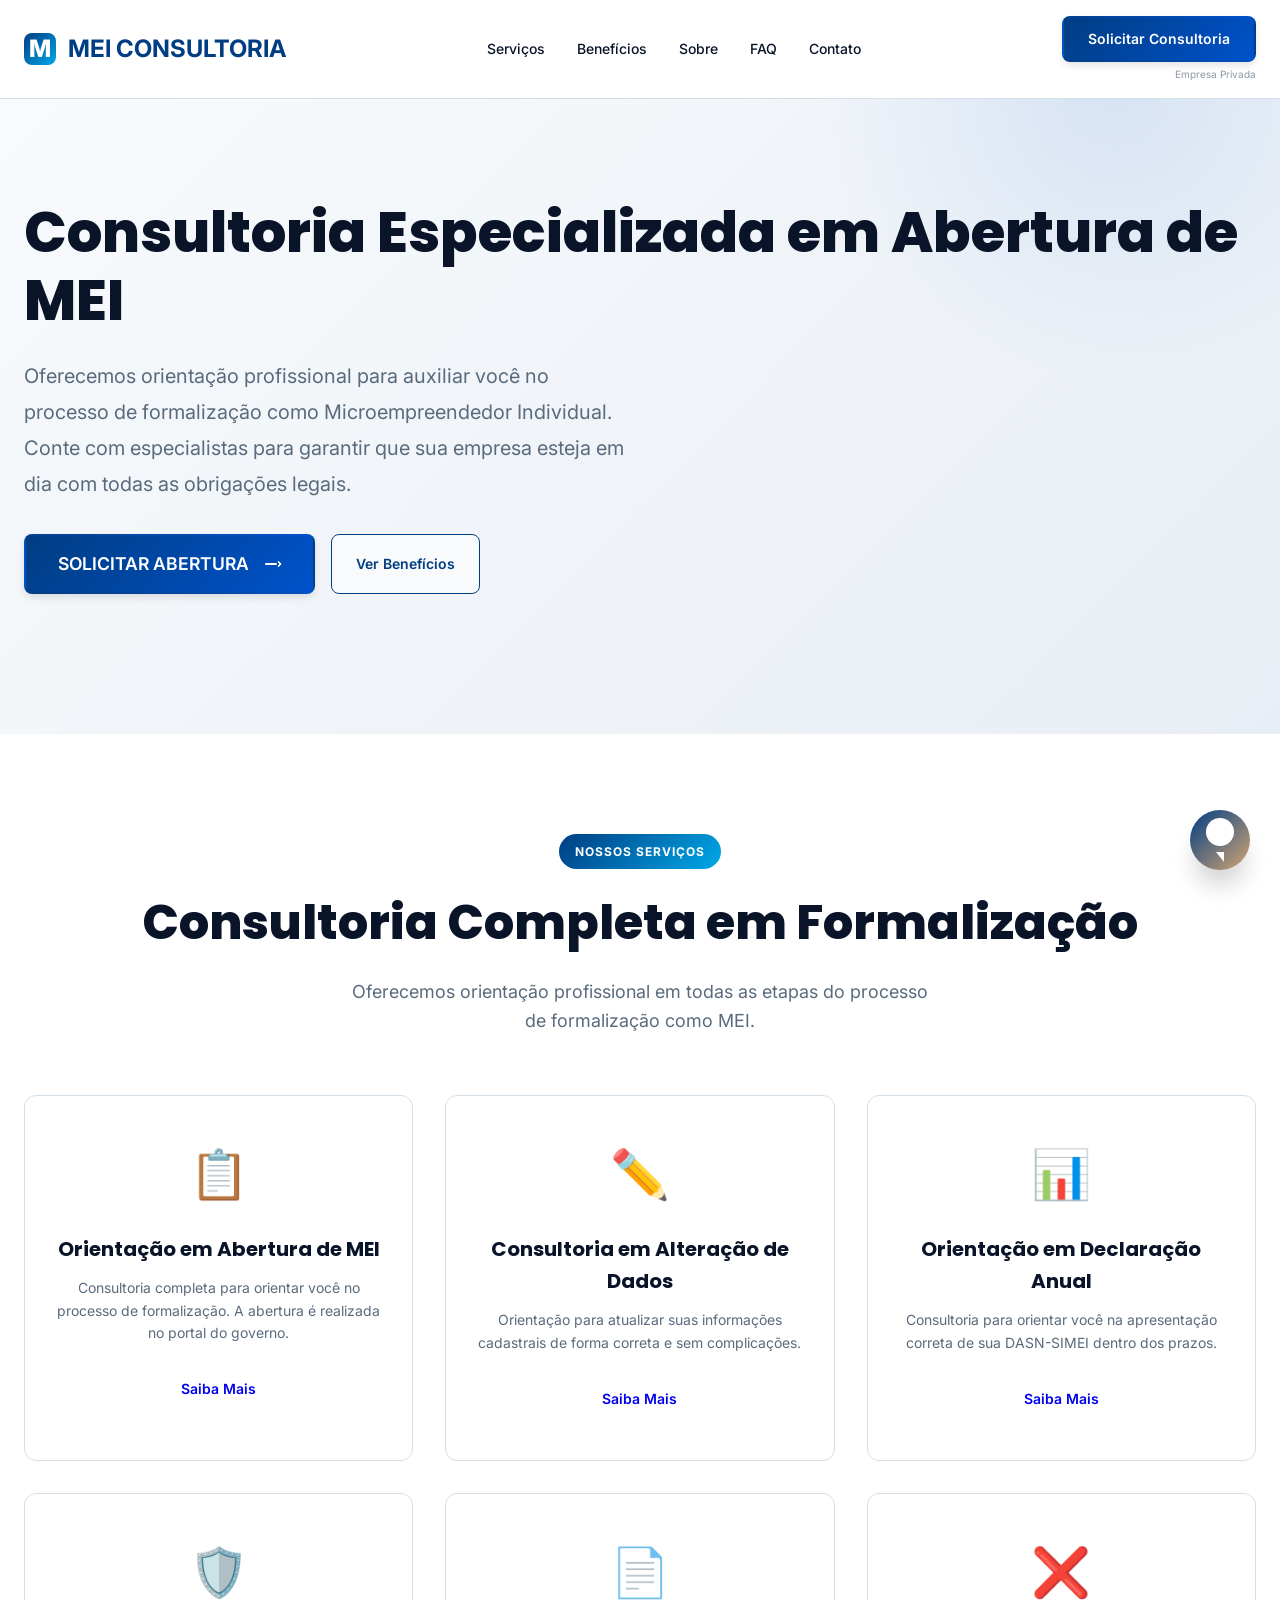
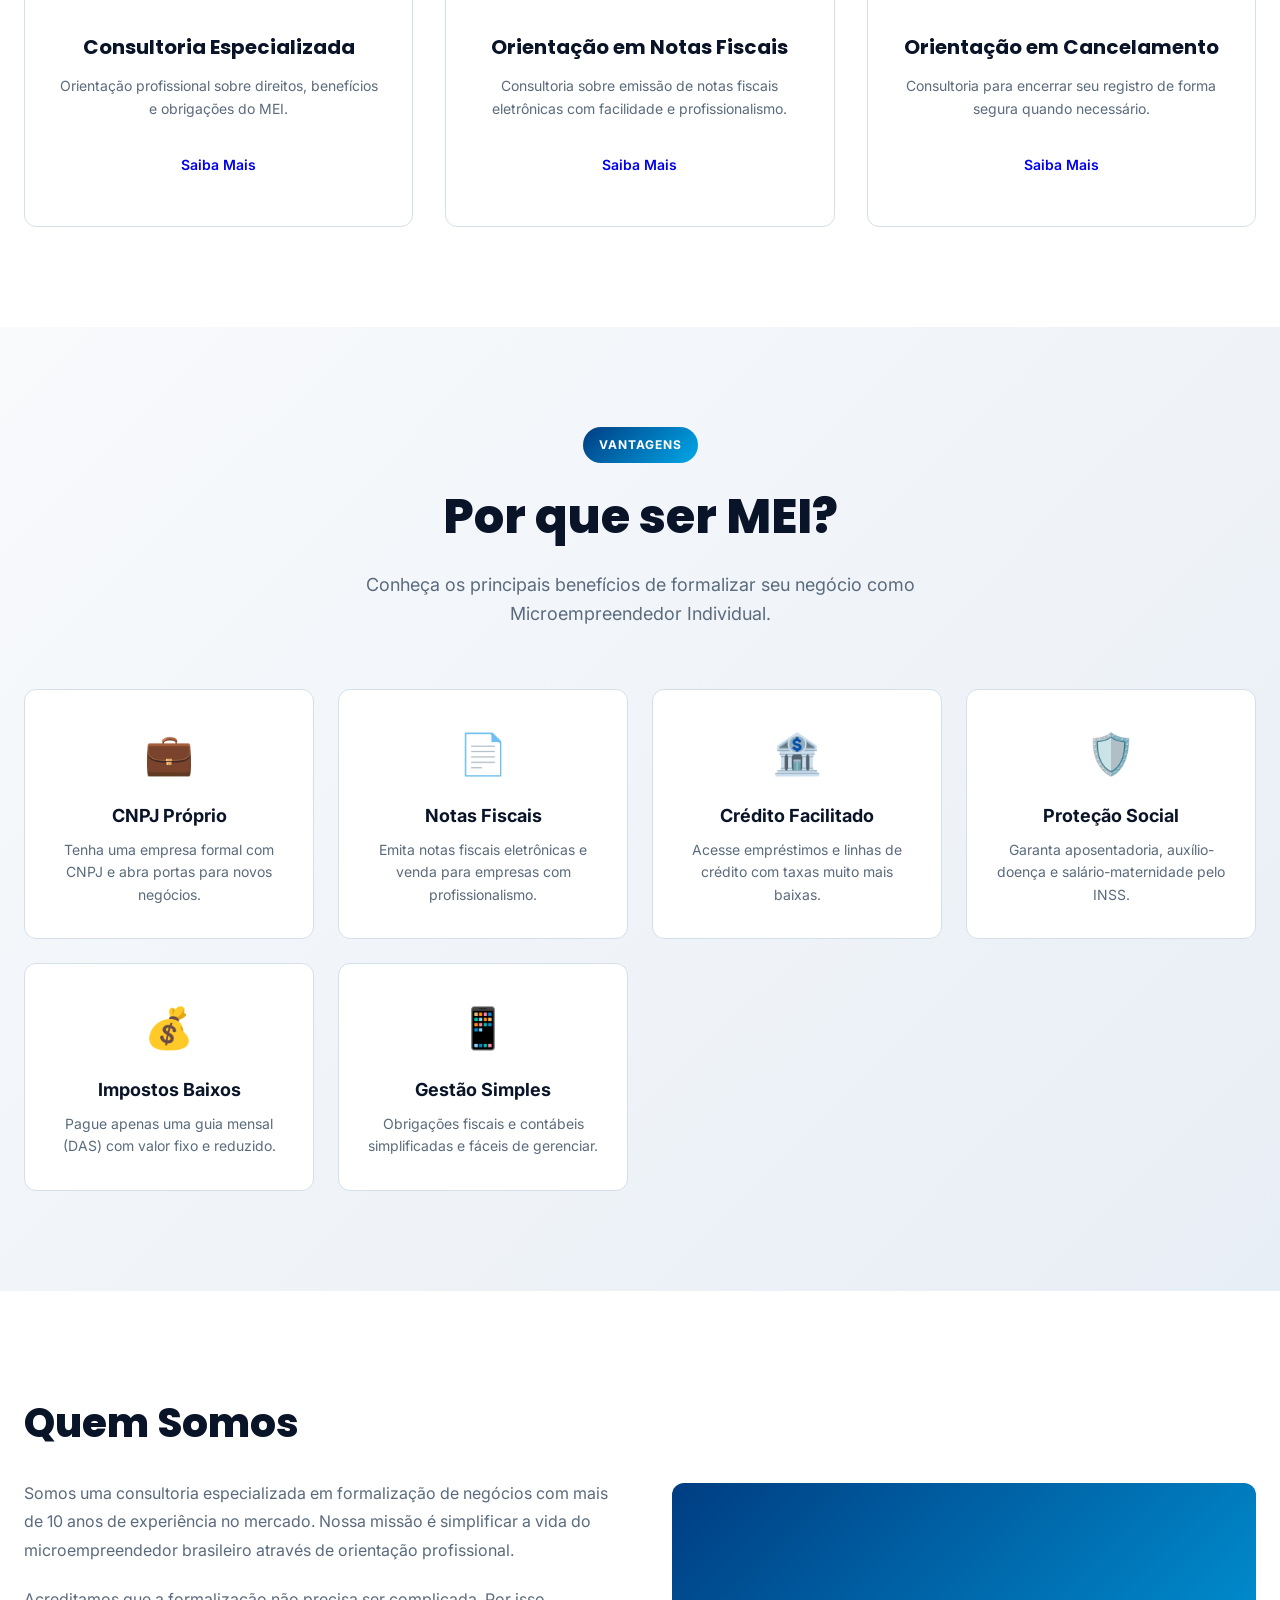
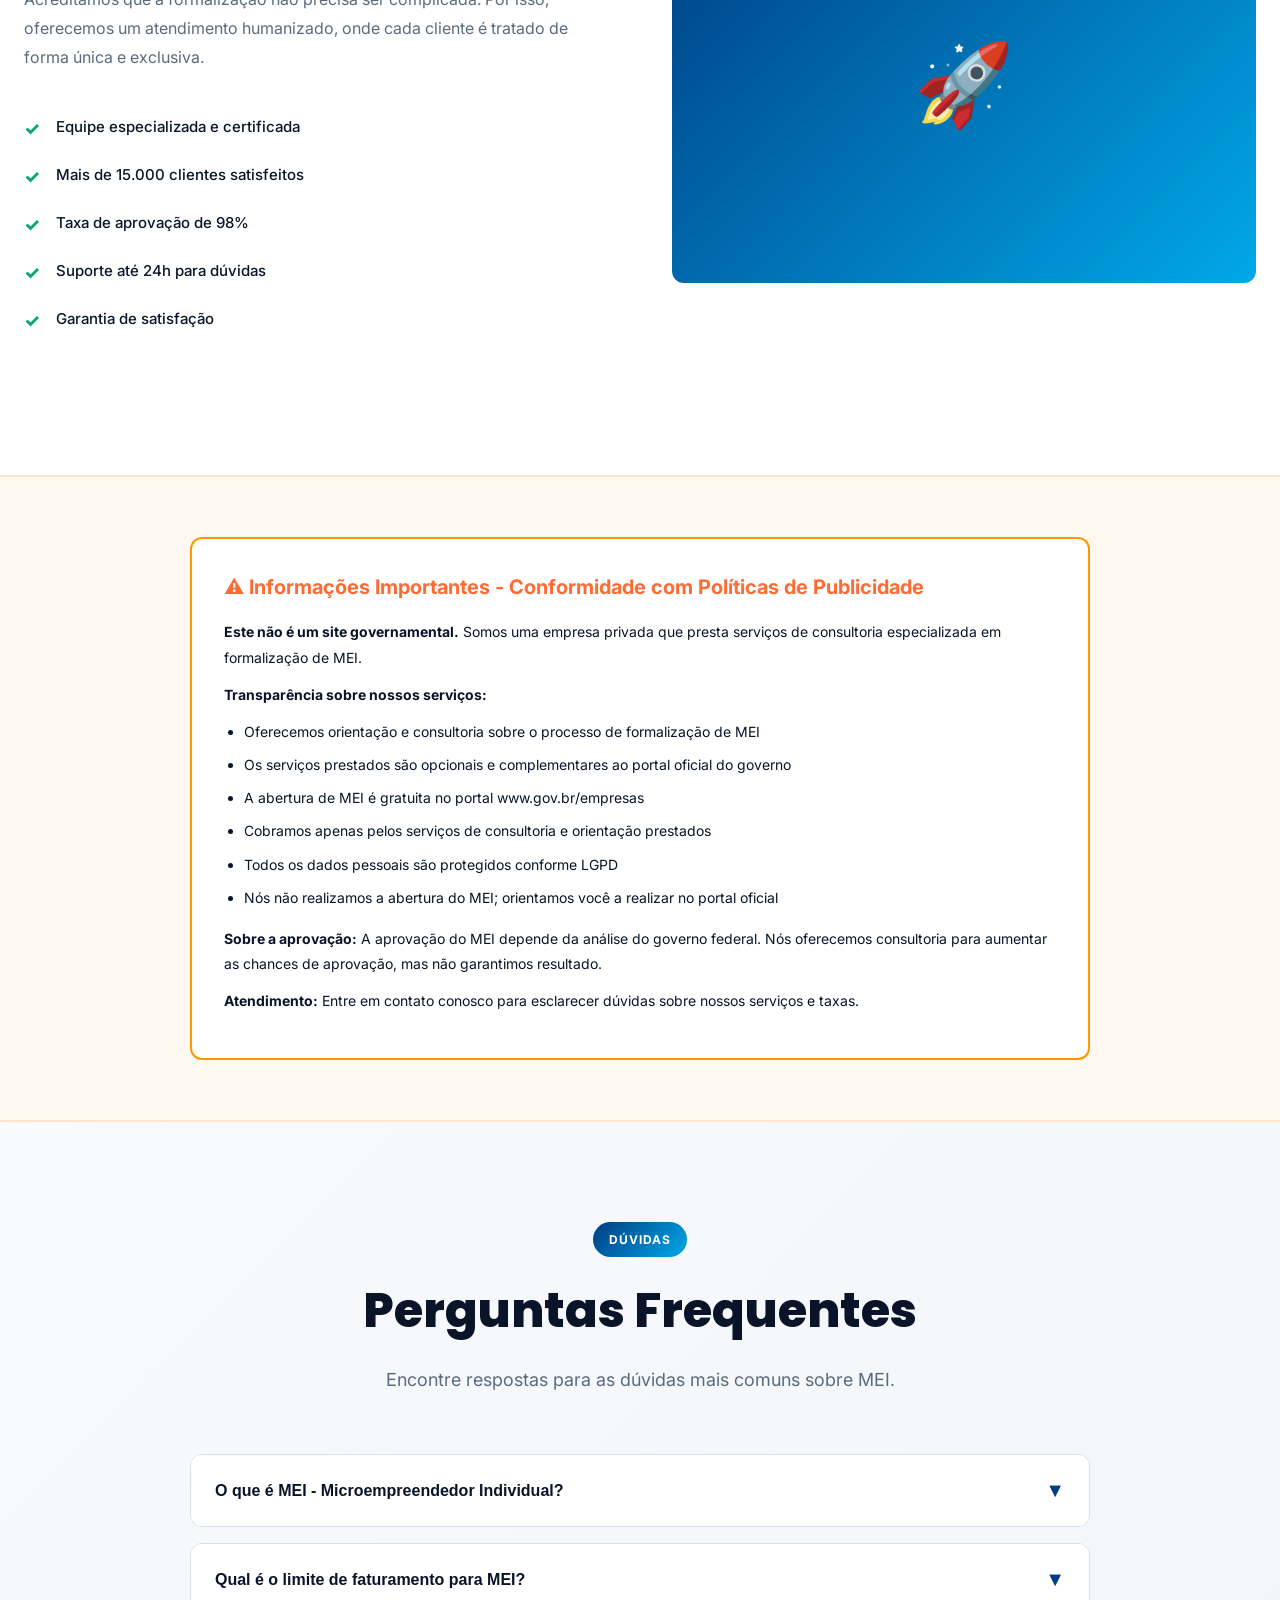
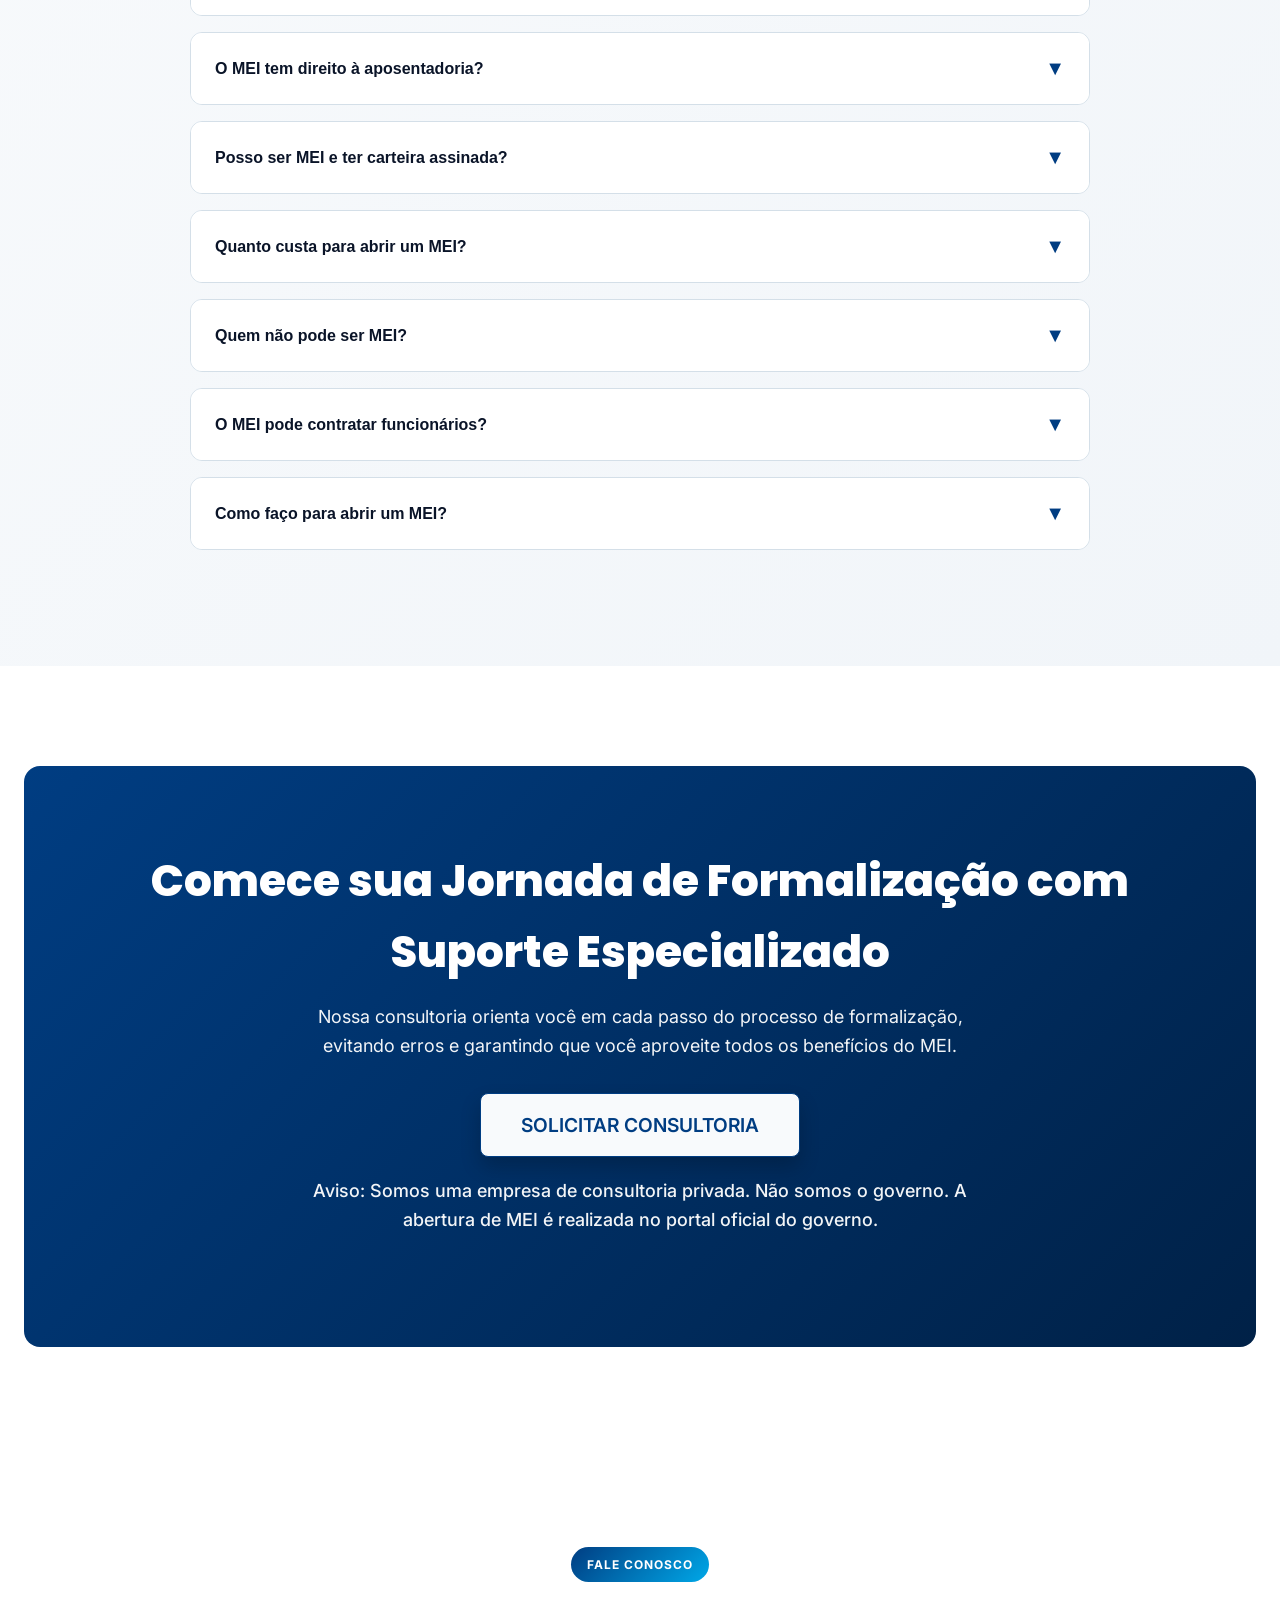
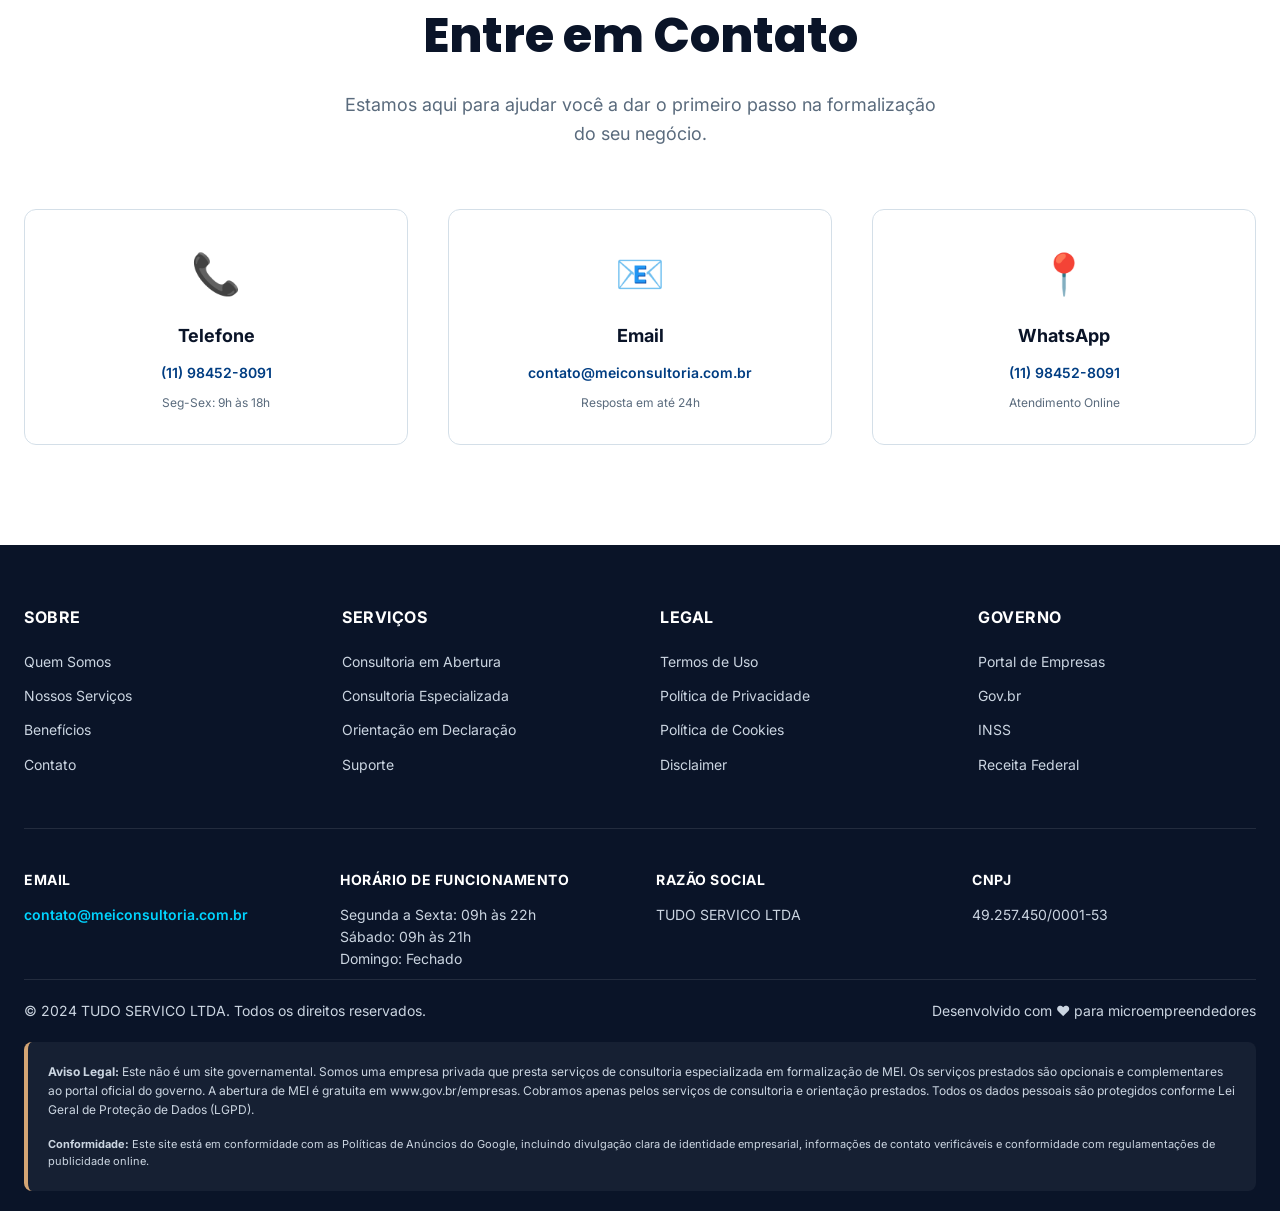
<file: aberturamei/index.html>
<!DOCTYPE html>
<html lang="pt-BR">
<head>
    <meta charset="UTF-8">
    <meta name="viewport" content="width=device-width, initial-scale=1.0">
    <meta name="description" content="Consultoria especializada em MEI. Oferecemos orientação profissional para formalização de negócios. Empresa privada com mais de 15.000 clientes. Resposta em até 24h.">
    <meta name="keywords" content="MEI, CNPJ, microempreendedor individual, consultoria MEI, formalização de negócios">
    <meta name="author" content="TUDO SERVICO LTDA">
    <meta name="copyright" content="2024 TUDO SERVICO LTDA">
    <meta name="robots" content="index, follow">
    <meta name="language" content="Portuguese">
    <meta name="revisit-after" content="7 days">
    <meta property="og:title" content="TUDO SERVICO LTDA - Consultoria Especializada em Formalização de Negócios">
    <meta property="og:description" content="Consultoria profissional para formalização de MEI. Empresa privada com experiência comprovada.">
    <meta property="og:type" content="website">
    <meta property="og:url" content="https://www.meiconsultoria.com.br">
    <meta property="og:image" content="https://www.meiconsultoria.com.br/og-image.jpg">
    
    <!-- Structured Data for Google Ads and SEO -->
    <script type="application/ld+json">
    {
        "@context": "https://schema.org",
        "@type": "LocalBusiness",
        "name": "TUDO SERVICO LTDA",
        "image": "https://www.meiconsultoria.com.br/logo.png",
        "description": "Consultoria especializada em formalização de MEI. Empresa privada que oferece orientação profissional.",
        "url": "https://www.meiconsultoria.com.br",
        "telephone": "+5511984528091",
        "email": "contato@meiconsultoria.com.br",
        "address": {
            "@type": "PostalAddress",
            "streetAddress": "Av. Paulista, 1000",
            "addressLocality": "Sao Paulo",
            "addressRegion": "SP",
            "postalCode": "01311-100",
            "addressCountry": "BR"
        },
        "openingHoursSpecification": {
            "@type": "OpeningHoursSpecification",
            "dayOfWeek": ["Monday", "Tuesday", "Wednesday", "Thursday", "Friday"],
            "opens": "09:00",
            "closes": "18:00"
        },
        "sameAs": [
            "https://www.facebook.com/meiconsultoria",
            "https://www.instagram.com/meiconsultoria",
            "https://www.linkedin.com/company/meiconsultoria"
        ],
        "priceRange": "R$ 50 - R$ 500",
        "aggregateRating": {
            "@type": "AggregateRating",
            "ratingValue": "4.8",
            "ratingCount": "5000"
        }
    }
    </script>
    
    <script type="application/ld+json">
    {
        "@context": "https://schema.org",
        "@type": "Organization",
        "name": "TUDO SERVICO LTDA",
        "legalName": "TUDO SERVICO LTDA",
        "taxID": "49.257.450/0001-53",
        "url": "https://www.meiconsultoria.com.br",
        "logo": "https://www.meiconsultoria.com.br/logo.png",
        "description": "Consultoria especializada em formalização de negócios e orientação sobre MEI",
        "contactPoint": {
            "@type": "ContactPoint",
            "contactType": "Customer Service",
            "telephone": "+5511984528091",
            "email": "contato@meiconsultoria.com.br",
            "areaServed": "BR",
            "availableLanguage": "pt-BR"
        }
    }
    </script>
    
    <!-- Google Analytics -->
    <script async src="https://www.googletagmanager.com/gtag/js?id=G-XXXXXXXXXX"></script>
    <script>
        window.dataLayer = window.dataLayer || [];
        function gtag(){dataLayer.push(arguments);}
        gtag('js', new Date());
        gtag('config', 'G-XXXXXXXXXX');
    </script>

    <!-- Google Ads Conversion Tracking -->
    <script async src="https://www.googletagmanager.com/gtag/js?id=AW-XXXXXXXXXX"></script>
    <script>
        window.dataLayer = window.dataLayer || [];
        function gtag(){dataLayer.push(arguments);}
        gtag('js', new Date());
        gtag('config', 'AW-XXXXXXXXXX');
    </script>

    <title>TUDO SERVICO LTDA - Consultoria Especializada em Formalização de Negócios</title>
    <link href="https://fonts.googleapis.com/css2?family=Poppins:wght@300;400;500;600;700;800&family=Inter:wght@300;400;500;600;700&display=swap" rel="stylesheet">
    <style>
        /* ===== RESET E VARIÁVEIS ===== */
        *, *::before, *::after {
            margin: 0;
            padding: 0;
            box-sizing: border-box;
        }

        :root {
            --primary: #003D82;
            --primary-dark: #002147;
            --primary-light: #0052CC;
            --secondary: #00A8E8;
            --accent: #D4A574;
            --success: #06A77D;
            --warning: #E8A000;
            --danger: #DC2626;
            --dark: #0A1428;
            --dark-secondary: #1A2332;
            --light: #F8FAFC;
            --light-secondary: #E8EEF5;
            --text-dark: #0A1428;
            --text-light: #5A6B7D;
            --border: #D4DFE8;
            --gold: #D4A574;
            --gold-light: #E8C9A0;
            --shadow-sm: 0 1px 2px 0 rgba(0, 0, 0, 0.08);
            --shadow: 0 4px 8px -1px rgba(0, 0, 0, 0.12);
            --shadow-md: 0 10px 15px -3px rgba(0, 0, 0, 0.15);
            --shadow-lg: 0 20px 25px -5px rgba(0, 0, 0, 0.18);
            --shadow-xl: 0 25px 50px -12px rgba(0, 0, 0, 0.25);
        }

        html {
            scroll-behavior: smooth;
            overflow-x: hidden;
            width: 100%;
        }

        body {
            font-family: 'Inter', -apple-system, BlinkMacSystemFont, 'Segoe UI', sans-serif;
            line-height: 1.6;
            color: var(--text-dark);
            background-color: #fff;
            overflow-x: hidden;
            width: 100%;
            position: relative;
        }

        .container {
            max-width: 1280px;
            margin: 0 auto;
            padding: 0 24px;
            width: 100%;
            overflow-x: hidden;
        }

        /* ===== HEADER ===== */
        .header {
            background: #fff;
            border-bottom: 1px solid var(--border);
            position: sticky;
            top: 0;
            z-index: 1000;
            backdrop-filter: blur(10px);
            background-color: rgba(255, 255, 255, 0.95);
        }

        .header-content {
            display: flex;
            justify-content: space-between;
            align-items: center;
            padding: 16px 0;
            width: 100%;
        }

        .menu-toggle {
            display: none;
            flex-direction: column;
            justify-content: space-between;
            width: 30px;
            height: 21px;
            background: transparent;
            border: none;
            cursor: pointer;
            padding: 0;
            z-index: 1001;
        }

        .menu-toggle span {
            display: block;
            width: 100%;
            height: 3px;
            background-color: var(--primary);
            border-radius: 3px;
            transition: all 0.3s cubic-bezier(0.4, 0, 0.2, 1);
        }

        .menu-toggle.active span:nth-child(1) {
            transform: translateY(9px) rotate(45deg);
        }

        .menu-toggle.active span:nth-child(2) {
            opacity: 0;
            transform: translateX(20px);
        }

        .menu-toggle.active span:nth-child(3) {
            transform: translateY(-9px) rotate(-45deg);
        }

        .logo {
            display: flex;
            align-items: center;
            gap: 12px;
            text-decoration: none;
            font-weight: 700;
            font-size: 24px;
            color: var(--primary);
        }

        .logo-icon {
            width: 32px;
            height: 32px;
            background: linear-gradient(135deg, var(--primary), var(--secondary));
            border-radius: 8px;
            display: flex;
            align-items: center;
            justify-content: center;
            color: white;
            font-weight: 800;
        }

        .nav {
            display: flex;
            gap: 32px;
            align-items: center;
        }

        .nav a {
            text-decoration: none;
            color: var(--text-dark);
            font-weight: 500;
            font-size: 14px;
            transition: color 0.3s ease;
            position: relative;
        }

        .nav a:hover {
            color: var(--primary);
        }

        .nav a::after {
            content: '';
            position: absolute;
            bottom: -4px;
            left: 0;
            width: 0;
            height: 2px;
            background: var(--primary);
            transition: width 0.3s ease;
        }

        .nav a:hover::after {
            width: 100%;
        }

        .btn {
            padding: 10px 24px;
            border: none;
            border-radius: 8px;
            font-size: 14px;
            font-weight: 600;
            cursor: pointer;
            transition: all 0.3s ease;
            text-decoration: none;
            display: inline-flex;
            align-items: center;
            gap: 8px;
            white-space: nowrap;
        }

        .btn-primary {
            background: linear-gradient(135deg, var(--primary), var(--primary-light));
            color: white;
            box-shadow: var(--shadow);
            border: 2px solid transparent;
        }

        .btn-primary:hover {
            transform: translateY(-2px);
            box-shadow: var(--shadow-lg);
            border-color: var(--gold);
        }

        .btn-secondary {
            background: var(--light);
            color: var(--primary);
            border: 1.5px solid var(--primary);
        }

        .btn-secondary:hover {
            background: var(--primary);
            color: white;
        }

        .btn-arrow {
            display: inline-block;
            width: 16px;
            height: 16px;
            margin-left: 8px;
            position: relative;
            transition: all 0.3s ease;
            animation: slideArrow 2s ease-in-out infinite;
        }

        .btn-arrow::before {
            content: '';
            position: absolute;
            width: 12px;
            height: 2px;
            background: currentColor;
            top: 50%;
            left: 0;
            transform: translateY(-50%);
            border-radius: 1px;
        }

        .btn-arrow::after {
            content: '';
            position: absolute;
            width: 5px;
            height: 5px;
            border-top: 2px solid currentColor;
            border-right: 2px solid currentColor;
            top: 50%;
            right: 0;
            transform: translateY(-50%) rotate(45deg);
            border-radius: 1px;
        }

        .btn-primary .btn-arrow {
            animation: slideArrow 2s ease-in-out infinite;
        }

        .btn-primary:hover .btn-arrow {
            animation: slideArrowHover 0.5s ease-out forwards;
        }

        @keyframes slideArrow {
            0%, 100% {
                transform: translateX(0);
            }
            50% {
                transform: translateX(4px);
            }
        }

        @keyframes slideArrowHover {
            0% {
                transform: translateX(0);
            }
            100% {
                transform: translateX(8px);
            }
        }

        /* ===== HERO ===== */
        .hero {
            padding: 100px 0;
            background: linear-gradient(135deg, #f8fafc 0%, #e8eef5 100%);
            position: relative;
            overflow: hidden;
        }

        .hero::before {
            content: '';
            position: absolute;
            top: -50%;
            right: -10%;
            width: 600px;
            height: 600px;
            background: radial-gradient(circle, rgba(0, 82, 204, 0.1) 0%, transparent 70%);
            border-radius: 50%;
            pointer-events: none;
        }

        .hero-content {
            position: relative;
            z-index: 1;
        }

        .hero h1 {
            font-size: 56px;
            font-weight: 800;
            margin-bottom: 24px;
            color: var(--dark);
            font-family: 'Poppins', sans-serif;
            line-height: 1.2;
        }

        .hero-subtitle {
            font-size: 20px;
            color: var(--text-light);
            max-width: 600px;
            margin-bottom: 32px;
            line-height: 1.8;
        }

        .hero-buttons {
            display: flex;
            gap: 16px;
            margin-bottom: 40px;
            flex-wrap: wrap;
        }

        .hero-stats {
            display: grid;
            grid-template-columns: repeat(3, 1fr);
            gap: 40px;
            margin-top: 60px;
            padding-top: 40px;
            border-top: 1px solid rgba(0, 0, 0, 0.1);
        }

        .stat {
            text-align: center;
        }

        .stat-number {
            font-size: 48px;
            font-weight: 800;
            color: var(--primary);
            font-family: 'Poppins', sans-serif;
            margin-bottom: 8px;
        }

        .stat-label {
            font-size: 16px;
            color: var(--text-light);
            font-weight: 500;
        }

        /* ===== SEÇÃO DE SERVIÇOS ===== */
        .servicos {
            padding: 100px 0;
            background: white;
        }

        .section-header {
            text-align: center;
            margin-bottom: 60px;
        }

        .section-label {
            display: inline-block;
            padding: 8px 16px;
            background: linear-gradient(135deg, var(--primary), var(--secondary));
            color: white;
            border-radius: 20px;
            font-size: 12px;
            font-weight: 700;
            text-transform: uppercase;
            letter-spacing: 1px;
            margin-bottom: 16px;
        }

        .section-title {
            font-size: 48px;
            font-weight: 800;
            margin-bottom: 16px;
            color: var(--dark);
            font-family: 'Poppins', sans-serif;
        }

        .section-description {
            font-size: 18px;
            color: var(--text-light);
            max-width: 600px;
            margin: 0 auto;
        }

        .servicos-grid {
            display: grid;
            grid-template-columns: repeat(auto-fit, minmax(300px, 1fr));
            gap: 32px;
        }

        .servico-card {
            background: white;
            border: 1px solid var(--border);
            border-radius: 12px;
            padding: 40px 32px;
            text-align: center;
            transition: all 0.3s ease;
            position: relative;
            overflow: hidden;
        }

        .servico-card::before {
            content: '';
            position: absolute;
            top: 0;
            left: 0;
            right: 0;
            height: 4px;
            background: linear-gradient(90deg, var(--primary), var(--gold));
            transform: scaleX(0);
            transform-origin: left;
            transition: transform 0.3s ease;
        }

        .servico-card:hover {
            border-color: var(--primary);
            box-shadow: var(--shadow-lg);
            transform: translateY(-8px);
        }

        .servico-card:hover::before {
            transform: scaleX(1);
        }

        .servico-icon {
            font-size: 48px;
            margin-bottom: 20px;
            display: block;
        }

        .servico-card h3 {
            font-size: 20px;
            font-weight: 700;
            margin-bottom: 12px;
            color: var(--dark);
            font-family: 'Poppins', sans-serif;
        }

        .servico-card p {
            color: var(--text-light);
            font-size: 14px;
            line-height: 1.6;
            margin-bottom: 24px;
        }

        /* ===== BENEFÍCIOS ===== */
        .beneficios {
            padding: 100px 0;
            background: linear-gradient(135deg, #f8fafc 0%, #e8eef5 100%);
        }

        .beneficios-grid {
            display: grid;
            grid-template-columns: repeat(auto-fit, minmax(240px, 1fr));
            gap: 24px;
        }

        /* ===== FLOATING ICON ===== */
        .floating-icon {
            position: fixed;
            bottom: 30px;
            right: 30px;
            width: 60px;
            height: 60px;
            background: linear-gradient(135deg, var(--primary), var(--gold));
            border-radius: 50%;
            display: flex;
            align-items: center;
            justify-content: center;
            font-size: 32px;
            box-shadow: var(--shadow-lg);
            cursor: pointer;
            transition: all 0.3s ease;
            z-index: 999;
            animation: float 3s ease-in-out infinite;
        }

        .floating-icon:hover {
            transform: scale(1.1);
            box-shadow: var(--shadow-xl);
        }

        .floating-icon::before {
            content: '';
            position: absolute;
            width: 28px;
            height: 28px;
            background: white;
            border-radius: 50%;
            top: 8px;
            left: 50%;
            transform: translateX(-50%);
        }

        .floating-icon::after {
            content: '';
            position: absolute;
            width: 0;
            height: 0;
            border-left: 8px solid transparent;
            border-right: 0px solid transparent;
            border-top: 10px solid white;
            bottom: 8px;
            left: 50%;
            transform: translateX(-50%);
        }

        @keyframes float {
            0%, 100% {
                transform: translateY(0px);
            }
            50% {
                transform: translateY(-10px);
            }
        }

        @media (max-width: 768px) {
            .floating-icon {
                bottom: 20px;
                right: 20px;
                width: 50px;
                height: 50px;
                font-size: 24px;
            }
        }

        .beneficio-item {
            background: white;
            padding: 32px 24px;
            border-radius: 12px;
            border: 1px solid var(--border);
            transition: all 0.3s ease;
            display: flex;
            flex-direction: column;
            align-items: center;
            text-align: center;
        }

        .beneficio-item:hover {
            box-shadow: var(--shadow-lg);
            transform: translateY(-4px);
            border-color: var(--primary);
        }

        .beneficio-icon {
            font-size: 40px;
            margin-bottom: 16px;
        }

        .beneficio-item h3 {
            font-size: 18px;
            font-weight: 700;
            margin-bottom: 8px;
            color: var(--dark);
        }

        .beneficio-item p {
            font-size: 14px;
            color: var(--text-light);
            line-height: 1.6;
        }

        /* ===== SOBRE ===== */
        .sobre {
            padding: 100px 0;
            background: white;
        }

        .sobre-content {
            display: grid;
            grid-template-columns: 1fr 1fr;
            gap: 64px;
            align-items: center;
        }

        .sobre-text h2 {
            font-size: 40px;
            font-weight: 800;
            margin-bottom: 24px;
            color: var(--dark);
            font-family: 'Poppins', sans-serif;
        }

        .sobre-text p {
            font-size: 16px;
            color: var(--text-light);
            line-height: 1.8;
            margin-bottom: 20px;
        }

        .sobre-list {
            list-style: none;
            margin: 32px 0;
        }

        .sobre-list li {
            padding: 12px 0;
            padding-left: 32px;
            position: relative;
            color: var(--text-dark);
            font-size: 15px;
            font-weight: 500;
        }

        .sobre-list li::before {
            content: '✓';
            position: absolute;
            left: 0;
            color: var(--success);
            font-weight: 800;
            font-size: 18px;
        }

        .sobre-image {
            background: linear-gradient(135deg, var(--primary), var(--secondary));
            border-radius: 12px;
            padding: 40px;
            text-align: center;
            color: white;
            min-height: 400px;
            display: flex;
            align-items: center;
            justify-content: center;
            font-size: 80px;
        }

        /* ===== DISCLAIMER SECTION - IMPORTANTE PARA GOOGLE ADS ===== */
        .disclaimer-section {
            padding: 60px 0;
            background: #fff8f0;
            border-top: 2px solid #FFE5CC;
            border-bottom: 2px solid #FFE5CC;
        }

        .disclaimer-box {
            background: white;
            border: 2px solid #FF9800;
            border-radius: 12px;
            padding: 32px;
            max-width: 900px;
            margin: 0 auto;
        }

        .disclaimer-title {
            font-size: 20px;
            font-weight: 700;
            color: #FF6B35;
            margin-bottom: 16px;
            display: flex;
            align-items: center;
            gap: 12px;
        }

        .disclaimer-box p {
            color: var(--text-dark);
            font-size: 14px;
            line-height: 1.8;
            margin-bottom: 12px;
        }

        .disclaimer-box ul {
            margin-left: 20px;
            margin-bottom: 16px;
        }

        .disclaimer-box li {
            color: var(--text-dark);
            font-size: 14px;
            line-height: 1.8;
            margin-bottom: 8px;
        }

        /* ===== FAQ ===== */
        .faq {
            padding: 100px 0;
            background: linear-gradient(135deg, #f8fafc 0%, #f1f5f9 100%);
        }

        .faq-container {
            max-width: 900px;
            margin: 0 auto;
        }

        .faq-item {
            margin-bottom: 16px;
            background: white;
            border: 1px solid var(--border);
            border-radius: 12px;
            overflow: hidden;
            transition: all 0.3s ease;
        }

        .faq-item.active {
            border-color: var(--primary);
            box-shadow: var(--shadow);
        }

        .faq-question {
            width: 100%;
            padding: 24px;
            background: white;
            border: none;
            cursor: pointer;
            display: flex;
            justify-content: space-between;
            align-items: center;
            font-size: 16px;
            font-weight: 600;
            color: var(--dark);
            transition: all 0.3s ease;
        }

        .faq-question:hover {
            background: var(--light);
        }

        .faq-icon {
            font-size: 20px;
            transition: transform 0.3s ease;
            color: var(--primary);
        }

        .faq-item.active .faq-icon {
            transform: rotate(180deg);
        }

        .faq-answer {
            max-height: 0;
            overflow: hidden;
            transition: max-height 0.3s ease;
            background: var(--light);
        }

        .faq-item.active .faq-answer {
            max-height: 600px;
        }

        .faq-answer p {
            padding: 24px;
            color: var(--text-light);
            line-height: 1.8;
            font-size: 15px;
        }

        /* ===== CTA ===== */
        .cta {
            padding: 80px 24px;
            background: linear-gradient(135deg, var(--primary) 0%, var(--primary-dark) 100%);
            border-radius: 16px;
            text-align: center;
            color: white;
            margin: 100px auto;
            max-width: calc(100% - 48px);
        }

        .cta h2 {
            font-size: 44px;
            font-weight: 800;
            margin-bottom: 16px;
            font-family: 'Poppins', sans-serif;
        }

        .cta p {
            font-size: 18px;
            margin-bottom: 32px;
            opacity: 0.95;
            max-width: 700px;
            margin-left: auto;
            margin-right: auto;
        }

        .cta .btn {
            font-size: 1.1rem;
            padding: 16px 40px;
        }

        .cta-disclaimer {
            font-size: 11px;
            margin-top: 20px;
            opacity: 0.8;
            font-weight: 500;
        }

        /* ===== CONTATO ===== */
        .contato {
            padding: 100px 0;
            background: white;
        }

        .contato-grid {
            display: grid;
            grid-template-columns: repeat(auto-fit, minmax(250px, 1fr));
            gap: 40px;
        }

        .contato-item {
            text-align: center;
            padding: 32px 24px;
            border: 1px solid var(--border);
            border-radius: 12px;
            transition: all 0.3s ease;
        }

        .contato-item:hover {
            box-shadow: var(--shadow-lg);
            transform: translateY(-4px);
            border-color: var(--primary);
        }

        .contato-icon {
            font-size: 40px;
            margin-bottom: 16px;
            display: block;
        }

        .contato-item h3 {
            font-size: 18px;
            font-weight: 700;
            margin-bottom: 12px;
            color: var(--dark);
        }

        .contato-item p {
            color: var(--text-light);
            font-size: 14px;
            line-height: 1.6;
        }

        .contato-item a {
            color: var(--primary);
            text-decoration: none;
            font-weight: 600;
            transition: color 0.3s ease;
        }

        .contato-item a:hover {
            color: var(--primary-light);
        }

        /* ===== FOOTER ===== */
        .footer {
            background: var(--dark);
            color: #cbd5e1;
            padding: 60px 0 20px;
        }

        .footer-content {
            display: grid;
            grid-template-columns: repeat(4, 1fr);
            gap: 40px;
            margin-bottom: 40px;
        }

        .footer-section h3 {
            color: white;
            font-size: 16px;
            font-weight: 700;
            margin-bottom: 20px;
            text-transform: uppercase;
            letter-spacing: 0.5px;
        }

        .footer-section a {
            display: block;
            color: #cbd5e1;
            text-decoration: none;
            font-size: 14px;
            margin-bottom: 12px;
            transition: color 0.3s ease;
        }

        .footer-section a:hover {
            color: white;
        }

        .footer-bottom {
            display: flex;
            justify-content: space-between;
            align-items: center;
            padding-top: 20px;
            border-top: 1px solid rgba(255, 255, 255, 0.1);
            font-size: 14px;
        }

        .footer-disclaimer {
            background: rgba(255, 255, 255, 0.05);
            padding: 20px;
            border-radius: 8px;
            font-size: 12px;
            line-height: 1.6;
            margin-top: 20px;
            border-left: 4px solid var(--gold);
        }

        .footer-info-section {
            margin-top: 40px;
            padding-top: 40px;
            border-top: 1px solid rgba(255, 255, 255, 0.1);
        }

        .footer-info-grid {
            display: grid;
            grid-template-columns: repeat(auto-fit, minmax(200px, 1fr));
            gap: 32px;
        }

        .footer-info-item {
            text-align: left;
        }

        .footer-info-item h4 {
            color: white;
            font-size: 14px;
            font-weight: 700;
            margin-bottom: 12px;
            text-transform: uppercase;
            letter-spacing: 0.5px;
        }

        .footer-info-item p {
            color: #cbd5e1;
            font-size: 14px;
            line-height: 1.6;
            margin-bottom: 8px;
        }

        .footer-info-item a {
            color: #00D4FF;
            text-decoration: none;
            font-weight: 600;
            transition: color 0.3s ease;
        }

        .footer-info-item a:hover {
            color: white;
            text-decoration: underline;
        }



        @keyframes fadeInUp {
            from {
                opacity: 0;
                transform: translateY(30px);
            }
            to {
                opacity: 1;
                transform: translateY(0);
            }
        }

        @keyframes pulse {
            0% { transform: scale(1); box-shadow: 0 0 0 0 rgba(0, 82, 204, 0.4); }
            70% { transform: scale(1.05); box-shadow: 0 0 0 10px rgba(0, 82, 204, 0); }
            100% { transform: scale(1); box-shadow: 0 0 0 0 rgba(0, 82, 204, 0); }
        }

        /* ===== RESPONSIVO ===== */
        @media (max-width: 768px) {
            .footer-info-grid {
                grid-template-columns: 1fr 1fr;
            }

            .footer-info-item {
                padding-bottom: 16px;
            }
        }

        @media (max-width: 480px) {
            .footer-info-grid {
                grid-template-columns: 1fr;
                gap: 16px;
            }

            .footer-info-section {
                padding: 24px 16px;
            }
        }
        @media (max-width: 768px) {
            .nav {
                position: fixed;
                top: 72px;
                left: 0;
                right: 0;
                bottom: 0;
                flex-direction: column;
                background: white;
                padding: 40px 24px;
                gap: 24px;
                transform: translateX(100%);
                transition: transform 0.4s cubic-bezier(0.4, 0, 0.2, 1);
                z-index: 999;
                overflow-y: auto;
                align-items: flex-start;
            }

            .nav.active {
                transform: translateX(0);
            }

            .nav a {
                font-size: 18px;
                font-weight: 600;
                width: 100%;
                padding: 12px 0;
                border-bottom: 1px solid var(--light-secondary);
            }

            .nav a::after {
                display: none;
            }

            .nav .btn-primary {
                width: 100%;
                margin-top: 20px;
                padding: 16px;
                font-size: 16px;
                justify-content: center;
            }

            .menu-toggle {
                display: flex;
            }

            .btn-header {
                display: none !important;
            }

            .hero {
                padding: 60px 0;
            }

            .hero h1 {
                font-size: 40px;
            }

            .hero-subtitle {
                font-size: 18px;
                max-width: 100%;
            }

            .hero-buttons {
                flex-direction: column;
            }

            .btn {
                width: 100%;
                justify-content: center;
            }

            .hero-stats {
                grid-template-columns: 1fr;
                gap: 24px;
                width: 100%;
            }

            .section-title {
                font-size: 32px;
                width: 100%;
            }

            .servicos-grid,
            .beneficios-grid,
            .contato-grid {
                grid-template-columns: 1fr;
            }

            .sobre-content {
                grid-template-columns: 1fr;
                gap: 40px;
            }

            .sobre-text h2 {
                font-size: 32px;
            }

            .cta {
                padding: 60px 20px;
                margin: 60px auto;
                max-width: calc(100% - 32px);
                border-radius: 12px;
            }

            .cta h2 {
                font-size: 32px;
                width: 100%;
            }

            .cta p {
                max-width: 100%;
            }

            .footer-content {
                grid-template-columns: 1fr;
                gap: 32px;
            }

            .footer-bottom {
                flex-direction: column;
                gap: 16px;
                text-align: center;
            }

            .disclaimer-box {
                padding: 24px;
            }
        }

        @media (max-width: 480px) {
            .container {
                padding: 0 16px;
            }

            .hero h1 {
                font-size: 32px;
            }

            .hero-subtitle {
                font-size: 16px;
            }

            .section-title {
                font-size: 28px;
            }

            .servico-card,
            .beneficio-item,
            .contato-item {
                padding: 24px 16px;
            }

            .hero-stats {
                margin-top: 40px;
                padding-top: 32px;
            }

            .stat-number {
                font-size: 24px;
            }

            .cta h2 {
                font-size: 28px;
            }

            .cta p {
                font-size: 16px;
            }

            .disclaimer-title {
                font-size: 18px;
            }

            .disclaimer-box p,
            .disclaimer-box li {
                font-size: 13px;
            }
        }
    </style>
</head>
<body>
    <!-- Header -->
    <header class="header">
        <div class="container">
            <div class="header-content">
                <a href="/" class="logo">
                    <div class="logo-icon">M</div>
                    MEI CONSULTORIA
                </a>
                <nav class="nav" id="nav">
                    <a href="#servicos">Serviços</a>
                    <a href="#beneficios">Benefícios</a>
                    <a href="#sobre">Sobre</a>
                    <a href="#faq">FAQ</a>
                    <a href="#contato">Contato</a>
                </nav>
                <div style="display: flex; flex-direction: column; align-items: flex-end;">
                    <a href="https://seu-link-de-destino.com.br" target="_blank" class="btn btn-primary btn-header" onclick="gtag('event', 'click', {'event_category': 'engagement', 'event_label': 'header_cta'});">Solicitar Consultoria</a>
                    <span class="btn-header" style="font-size: 10px; color: var(--text-light); margin-top: 4px; opacity: 0.7;">Empresa Privada</span>
                </div>
                <button class="menu-toggle" id="menuToggle" aria-label="Abrir menu">
                    <span></span>
                    <span></span>
                    <span></span>
                </button>
            </div>
        </div>
    </header>

    <!-- Hero -->
<section class="hero">
  <div class="container">
    <div class="hero-content">
      <h1>Consultoria Especializada em Abertura de MEI</h1>
      <p class="hero-subtitle">Oferecemos orientação profissional para auxiliar você no processo de formalização como Microempreendedor Individual. Conte com especialistas para garantir que sua empresa esteja em dia com todas as obrigações legais.</p>
      
      <div class="hero-buttons">
        <a href="https://seu-link-de-destino.com.br" target="_blank" class="btn btn-primary" style="font-size: 1.1rem; padding: 14px 32px;" onclick="gtag('event', 'click', {'event_category': 'engagement', 'event_label': 'hero_primary_cta'});">SOLICITAR ABERTURA <span class="btn-arrow"></span></a>
        <a href="#beneficios" class="btn btn-secondary">Ver Benefícios</a>
      </div>
      
      <!-- A div hero-stats foi removida daqui -->
    </div>
  </div>
</section>


    <!-- Serviços -->
    <section class="servicos" id="servicos">
        <div class="container">
            <div class="section-header">
                <span class="section-label">Nossos Serviços</span>
                <h2 class="section-title">Consultoria Completa em Formalização</h2>
                <p class="section-description">Oferecemos orientação profissional em todas as etapas do processo de formalização como MEI.</p>
            </div>
            <div class="servicos-grid">
                <div class="servico-card">
                    <span class="servico-icon">📋</span>
                    <h3>Orientação em Abertura de MEI</h3>
                    <p>Consultoria completa para orientar você no processo de formalização. A abertura é realizada no portal do governo.</p>
                    <a href="#contato" class="btn btn-outline" onclick="gtag('event', 'click', {'event_category': 'engagement', 'event_label': 'servico_abertura'});">Saiba Mais</a>
                </div>
                <div class="servico-card">
                    <span class="servico-icon">✏️</span>
                    <h3>Consultoria em Alteração de Dados</h3>
                    <p>Orientação para atualizar suas informações cadastrais de forma correta e sem complicações.</p>
                    <a href="#contato" class="btn btn-outline" onclick="gtag('event', 'click', {'event_category': 'engagement', 'event_label': 'servico_alteracao'});">Saiba Mais</a>
                </div>
                <div class="servico-card">
                    <span class="servico-icon">📊</span>
                    <h3>Orientação em Declaração Anual</h3>
                    <p>Consultoria para orientar você na apresentação correta de sua DASN-SIMEI dentro dos prazos.</p>
                    <a href="#contato" class="btn btn-outline" onclick="gtag('event', 'click', {'event_category': 'engagement', 'event_label': 'servico_declaracao'});">Saiba Mais</a>
                </div>
                <div class="servico-card">
                    <span class="servico-icon">🛡️</span>
                    <h3>Consultoria Especializada</h3>
                    <p>Orientação profissional sobre direitos, benefícios e obrigações do MEI.</p>
                    <a href="#contato" class="btn btn-outline" onclick="gtag('event', 'click', {'event_category': 'engagement', 'event_label': 'servico_consultoria'});">Saiba Mais</a>
                </div>
                <div class="servico-card">
                    <span class="servico-icon">📄</span>
                    <h3>Orientação em Notas Fiscais</h3>
                    <p>Consultoria sobre emissão de notas fiscais eletrônicas com facilidade e profissionalismo.</p>
                    <a href="#contato" class="btn btn-outline" onclick="gtag('event', 'click', {'event_category': 'engagement', 'event_label': 'servico_notas'});">Saiba Mais</a>
                </div>
                <div class="servico-card">
                    <span class="servico-icon">❌</span>
                    <h3>Orientação em Cancelamento</h3>
                    <p>Consultoria para encerrar seu registro de forma segura quando necessário.</p>
                    <a href="#contato" class="btn btn-outline" onclick="gtag('event', 'click', {'event_category': 'engagement', 'event_label': 'servico_cancelamento'});">Saiba Mais</a>
                </div>
            </div>
        </div>
    </section>

    <!-- Benefícios -->
    <section class="beneficios" id="beneficios">
        <div class="container">
            <div class="section-header">
                <span class="section-label">Vantagens</span>
                <h2 class="section-title">Por que ser MEI?</h2>
                <p class="section-description">Conheça os principais benefícios de formalizar seu negócio como Microempreendedor Individual.</p>
            </div>
            <div class="beneficios-grid">
                <div class="beneficio-item">
                    <span class="beneficio-icon">💼</span>
                    <h3>CNPJ Próprio</h3>
                    <p>Tenha uma empresa formal com CNPJ e abra portas para novos negócios.</p>
                </div>
                <div class="beneficio-item">
                    <span class="beneficio-icon">📄</span>
                    <h3>Notas Fiscais</h3>
                    <p>Emita notas fiscais eletrônicas e venda para empresas com profissionalismo.</p>
                </div>
                <div class="beneficio-item">
                    <span class="beneficio-icon">🏦</span>
                    <h3>Crédito Facilitado</h3>
                    <p>Acesse empréstimos e linhas de crédito com taxas muito mais baixas.</p>
                </div>
                <div class="beneficio-item">
                    <span class="beneficio-icon">🛡️</span>
                    <h3>Proteção Social</h3>
                    <p>Garanta aposentadoria, auxílio-doença e salário-maternidade pelo INSS.</p>
                </div>
                <div class="beneficio-item">
                    <span class="beneficio-icon">💰</span>
                    <h3>Impostos Baixos</h3>
                    <p>Pague apenas uma guia mensal (DAS) com valor fixo e reduzido.</p>
                </div>
                <div class="beneficio-item">
                    <span class="beneficio-icon">📱</span>
                    <h3>Gestão Simples</h3>
                    <p>Obrigações fiscais e contábeis simplificadas e fáceis de gerenciar.</p>
                </div>
            </div>
        </div>
    </section>

    <!-- Sobre -->
    <section class="sobre" id="sobre">
        <div class="container">
            <div class="sobre-content">
                <div class="sobre-text">
                    <h2>Quem Somos</h2>
                    <p>Somos uma consultoria especializada em formalização de negócios com mais de 10 anos de experiência no mercado. Nossa missão é simplificar a vida do microempreendedor brasileiro através de orientação profissional.</p>
                    <p>Acreditamos que a formalização não precisa ser complicada. Por isso, oferecemos um atendimento humanizado, onde cada cliente é tratado de forma única e exclusiva.</p>
                    <ul class="sobre-list">
                        <li>Equipe especializada e certificada</li>
                        <li>Mais de 15.000 clientes satisfeitos</li>
                        <li>Taxa de aprovação de 98%</li>
                        <li>Suporte até 24h para dúvidas</li>
                        <li>Garantia de satisfação</li>
                    </ul>
                </div>
                <div class="sobre-image">
                    🚀
                </div>
            </div>
        </div>
    </section>

    <!-- DISCLAIMER SECTION - IMPORTANTE PARA GOOGLE ADS -->
    <section class="disclaimer-section">
        <div class="container">
            <div class="disclaimer-box">
                <div class="disclaimer-title">
                    ⚠️ Informações Importantes - Conformidade com Políticas de Publicidade
                </div>
                <p><strong>Este não é um site governamental.</strong> Somos uma empresa privada que presta serviços de consultoria especializada em formalização de MEI.</p>
                
                <p><strong>Transparência sobre nossos serviços:</strong></p>
                <ul>
                    <li>Oferecemos orientação e consultoria sobre o processo de formalização de MEI</li>
                    <li>Os serviços prestados são opcionais e complementares ao portal oficial do governo</li>
                    <li>A abertura de MEI é gratuita no portal www.gov.br/empresas</li>
                    <li>Cobramos apenas pelos serviços de consultoria e orientação prestados</li>
                    <li>Todos os dados pessoais são protegidos conforme LGPD</li>
                    <li>Nós não realizamos a abertura do MEI; orientamos você a realizar no portal oficial</li>
                </ul>

                <p><strong>Sobre a aprovação:</strong> A aprovação do MEI depende da análise do governo federal. Nós oferecemos consultoria para aumentar as chances de aprovação, mas não garantimos resultado.</p>

                <p><strong>Atendimento:</strong> Entre em contato conosco para esclarecer dúvidas sobre nossos serviços e taxas.</p>
            </div>
        </div>
    </section>

    <!-- FAQ -->
    <section class="faq" id="faq">
        <div class="container">
            <div class="section-header">
                <span class="section-label">Dúvidas</span>
                <h2 class="section-title">Perguntas Frequentes</h2>
                <p class="section-description">Encontre respostas para as dúvidas mais comuns sobre MEI.</p>
            </div>
            <div class="faq-container">
                <div class="faq-item">
                    <button class="faq-question">
                        <span>O que é MEI - Microempreendedor Individual?</span>
                        <span class="faq-icon">▼</span>
                    </button>
                    <div class="faq-answer">
                        <p>MEI é uma categoria criada em 2008 para formalizar profissionais autônomos. Permite ter CNPJ, emitir notas fiscais e recolher impostos de forma simplificada através de uma guia mensal (DAS). É regulamentado pela Lei Complementar nº 128/2008.</p>
                    </div>
                </div>

                <div class="faq-item">
                    <button class="faq-question">
                        <span>Qual é o limite de faturamento para MEI?</span>
                        <span class="faq-icon">▼</span>
                    </button>
                    <div class="faq-answer">
                        <p>O MEI pode faturar até R$ 81.000,00 por ano, o que corresponde a aproximadamente R$ 6.750,00 por mês. Ultrapassar este limite resulta na mudança automática de categoria para Microempresa.</p>
                    </div>
                </div>

                <div class="faq-item">
                    <button class="faq-question">
                        <span>O MEI tem direito à aposentadoria?</span>
                        <span class="faq-icon">▼</span>
                    </button>
                    <div class="faq-answer">
                        <p>Sim! O MEI que contribui regularmente ao INSS tem direito a aposentadoria por tempo de contribuição ou por idade, além de outros benefícios como auxílio-doença, salário-maternidade e pensão por morte.</p>
                    </div>
                </div>

                <div class="faq-item">
                    <button class="faq-question">
                        <span>Posso ser MEI e ter carteira assinada?</span>
                        <span class="faq-icon">▼</span>
                    </button>
                    <div class="faq-answer">
                        <p>Sim, é permitido ser MEI e ter carteira assinada simultaneamente, desde que não haja conflito entre as atividades e o faturamento do MEI não ultrapasse o limite permitido.</p>
                    </div>
                </div>

                <div class="faq-item">
                    <button class="faq-question">
                        <span>Quanto custa para abrir um MEI?</span>
                        <span class="faq-icon">▼</span>
                    </button>
                    <div class="faq-answer">
                        <p>A abertura do MEI é gratuita no portal do governo (www.gov.br/empresas). Você paga apenas a guia mensal (DAS), cujo valor varia de acordo com sua atividade, geralmente entre R$ 50 e R$ 150. Nós oferecemos consultoria adicional mediante taxas.</p>
                    </div>
                </div>

                <div class="faq-item">
                    <button class="faq-question">
                        <span>Quem não pode ser MEI?</span>
                        <span class="faq-icon">▼</span>
                    </button>
                    <div class="faq-answer">
                        <p>Não podem ser MEI: menores de 18 anos, pessoas com renda acima do limite, sócios de outras empresas, ou que exerçam atividades vedadas pela lei (como advogado, médico, etc).</p>
                    </div>
                </div>

                <div class="faq-item">
                    <button class="faq-question">
                        <span>O MEI pode contratar funcionários?</span>
                        <span class="faq-icon">▼</span>
                    </button>
                    <div class="faq-answer">
                        <p>Sim, o MEI pode contratar até um funcionário, desde que este seja registrado na carteira de trabalho com todas as obrigações trabalhistas.</p>
                    </div>
                </div>

                <div class="faq-item">
                    <button class="faq-question">
                        <span>Como faço para abrir um MEI?</span>
                        <span class="faq-icon">▼</span>
                    </button>
                    <div class="faq-answer">
                        <p>Você pode abrir um MEI gratuitamente no portal www.gov.br/empresas, preenchendo o formulário online. Nós oferecemos consultoria completa para facilitar este processo e aumentar suas chances de aprovação.</p>
                    </div>
                </div>
            </div>
        </div>
    </section>

    <!-- CTA -->
    <section class="cta">
        <div class="container">
            <h2>Comece sua Jornada de Formalização com Suporte Especializado</h2>
            <p>Nossa consultoria orienta você em cada passo do processo de formalização, evitando erros e garantindo que você aproveite todos os benefícios do MEI.</p>
            <a href="https://seu-link-de-destino.com.br" target="_blank" class="btn btn-secondary" style="font-size: 1.2rem; padding: 16px 40px; box-shadow: 0 10px 20px rgba(0,0,0,0.2);" onclick="gtag('event', 'click', {'event_category': 'engagement', 'event_label': 'cta_principal'});">SOLICITAR CONSULTORIA</a>
            <p class="cta-disclaimer">Aviso: Somos uma empresa de consultoria privada. Não somos o governo. A abertura de MEI é realizada no portal oficial do governo.</p>
        </div>
    </section>

    <!-- Contato -->
    <section class="contato" id="contato">
        <div class="container">
            <div class="section-header">
                <span class="section-label">Fale Conosco</span>
                <h2 class="section-title">Entre em Contato</h2>
                <p class="section-description">Estamos aqui para ajudar você a dar o primeiro passo na formalização do seu negócio.</p>
            </div>
            <div class="contato-grid">
                <div class="contato-item">
                    <span class="contato-icon">📞</span>
                    <h3>Telefone</h3>
                    <p><a href="tel:+5511984528091" onclick="gtag('event', 'click', {'event_category': 'engagement', 'event_label': 'contato_telefone'});">(11) 98452-8091</a></p>
                    <p style="font-size: 12px; margin-top: 8px;">Seg-Sex: 9h às 18h</p>
                </div>
                <div class="contato-item">
                    <span class="contato-icon">📧</span>
                    <h3>Email</h3>
                    <p><a href="mailto:contato@meiconsultoria.com.br" onclick="gtag('event', 'click', {'event_category': 'engagement', 'event_label': 'contato_email'});">contato@meiconsultoria.com.br</a></p>
                    <p style="font-size: 12px; margin-top: 8px;">Resposta em até 24h</p>
                </div>
                <div class="contato-item">
                    <span class="contato-icon">📍</span>
                    <h3>WhatsApp</h3>
                    <p><a href="https://wa.me/5511984528091" target="_blank" onclick="gtag('event', 'click', {'event_category': 'engagement', 'event_label': 'contato_whatsapp'});">(11) 98452-8091</a></p>
                    <p style="font-size: 12px; margin-top: 8px;">Atendimento Online</p>
                </div>
            </div>
        </div>
    </section>

    <!-- Footer -->
    <footer class="footer">
        <div class="container">
            <div class="footer-content">
                <div class="footer-section">
                    <h3>Sobre</h3>
                    <a href="#sobre">Quem Somos</a>
                    <a href="#servicos">Nossos Serviços</a>
                    <a href="#beneficios">Benefícios</a>
                    <a href="#contato">Contato</a>
                </div>
                <div class="footer-section">
                    <h3>Serviços</h3>
                    <a href="#servicos">Consultoria em Abertura</a>
                    <a href="#contato">Consultoria Especializada</a>
                    <a href="#contato">Orientação em Declaração</a>
                    <a href="#contato">Suporte</a>
                </div>
                <div class="footer-section">
                    <h3>Legal</h3>
                    <a href="#termos">Termos de Uso</a>
                    <a href="#privacidade">Política de Privacidade</a>
                    <a href="#cookies">Política de Cookies</a>
                    <a href="#disclaimer">Disclaimer</a>
                </div>
                <div class="footer-section">
                    <h3>Governo</h3>
                    <a href="https://www.gov.br/empresas" target="_blank">Portal de Empresas</a>
                    <a href="https://www.gov.br/" target="_blank">Gov.br</a>
                    <a href="https://www.inss.gov.br/" target="_blank">INSS</a>
                    <a href="https://www.receita.fazenda.gov.br/" target="_blank">Receita Federal</a>
                </div>
            </div>
            
            <!-- Informações de Contato e Empresa -->
            <div class="footer-info-section">
                <div class="footer-info-grid">
                    <div class="footer-info-item">
                        <h4>Email</h4>
                        <p><a href="mailto:contato@meiconsultoria.com.br">contato@meiconsultoria.com.br</a></p>
                    </div>
                    <div class="footer-info-item">
                        <h4>Horário de Funcionamento</h4>
                        <p>Segunda a Sexta: 09h às 22h<br>Sábado: 09h às 21h<br>Domingo: Fechado</p>
                    </div>
                    <div class="footer-info-item">
                        <h4>Razão Social</h4>
                        <p>TUDO SERVICO LTDA</p>
                    </div>
                    <div class="footer-info-item">
                        <h4>CNPJ</h4>
                        <p>49.257.450/0001-53</p>
                    </div>
                </div>
            </div>
            
            <div class="footer-bottom">
                <p>&copy; 2024 TUDO SERVICO LTDA. Todos os direitos reservados.</p>
                <p>Desenvolvido com ❤️ para microempreendedores</p>
            </div>
            <div class="footer-disclaimer">
                <strong>Aviso Legal:</strong> Este não é um site governamental. Somos uma empresa privada que presta serviços de consultoria especializada em formalização de MEI. Os serviços prestados são opcionais e complementares ao portal oficial do governo. A abertura de MEI é gratuita em www.gov.br/empresas. Cobramos apenas pelos serviços de consultoria e orientação prestados. Todos os dados pessoais são protegidos conforme Lei Geral de Proteção de Dados (LGPD).
                <p style="margin-top: 16px; font-size: 11px;"><strong>Conformidade:</strong> Este site está em conformidade com as Políticas de Anúncios do Google, incluindo divulgação clara de identidade empresarial, informações de contato verificáveis e conformidade com regulamentações de publicidade online.</p>
            </div>
        </div>
    </footer>



    <script>
        // Menu Mobile
        const menuToggle = document.getElementById('menuToggle');
        const nav = document.getElementById('nav');
        const body = document.body;

        menuToggle.addEventListener('click', () => {
            const isActive = nav.classList.toggle('active');
            menuToggle.classList.toggle('active');
            
            // Bloquear scroll quando menu estiver aberto
            if (isActive) {
                body.style.overflow = 'hidden';
            } else {
                body.style.overflow = '';
            }
        });

        document.querySelectorAll('.nav a').forEach(link => {
            link.addEventListener('click', () => {
                nav.classList.remove('active');
                menuToggle.classList.remove('active');
                body.style.overflow = '';
            });
        });

        document.addEventListener('click', (e) => {
            if (!e.target.closest('.header') && nav.classList.contains('active')) {
                nav.classList.remove('active');
                menuToggle.classList.remove('active');
                body.style.overflow = '';
            }
        });

        // FAQ Accordion
        const faqQuestions = document.querySelectorAll('.faq-question');

        faqQuestions.forEach(question => {
            question.addEventListener('click', () => {
                const faqItem = question.parentElement;
                
                document.querySelectorAll('.faq-item').forEach(item => {
                    if (item !== faqItem) {
                        item.classList.remove('active');
                    }
                });
                
                faqItem.classList.toggle('active');
            });
        });



        // Scroll Suave
        document.querySelectorAll('a[href^="#"]').forEach(anchor => {
            anchor.addEventListener('click', function (e) {
                const href = this.getAttribute('href');
                if (href !== '#' && document.querySelector(href)) {
                    e.preventDefault();
                    const target = document.querySelector(href);
                    target.scrollIntoView({
                        behavior: 'smooth',
                        block: 'start'
                    });
                }
            });
        });

        // Animação ao Scroll
        const observerOptions = {
            threshold: 0.1,
            rootMargin: '0px 0px -100px 0px'
        };

        const observer = new IntersectionObserver((entries) => {
            entries.forEach(entry => {
                if (entry.isIntersecting) {
                    entry.target.style.animation = 'fadeInUp 0.6s ease forwards';
                    observer.unobserve(entry.target);
                }
            });
        }, observerOptions);

        document.querySelectorAll('.servico-card, .beneficio-item, .faq-item, .contato-item').forEach(el => {
            el.style.opacity = '0';
            observer.observe(el);
        });

        // Rastreamento de eventos para Google Ads
        document.querySelectorAll('a[href*="gov.br"]').forEach(link => {
            link.addEventListener('click', () => {
                gtag('event', 'outbound_click', {
                    'event_category': 'engagement',
                    'event_label': link.href
                });
            });
        });
    </script>

    <!-- Floating Icon -->
    <div class="floating-icon" title="Clique para entrar em contato" onclick="gtag('event', 'click', {'event_category': 'engagement', 'event_label': 'floating_icon'}); window.open('https://seu-link-de-destino.com.br', '_blank');"></div>
</body>
</html>
</file>
